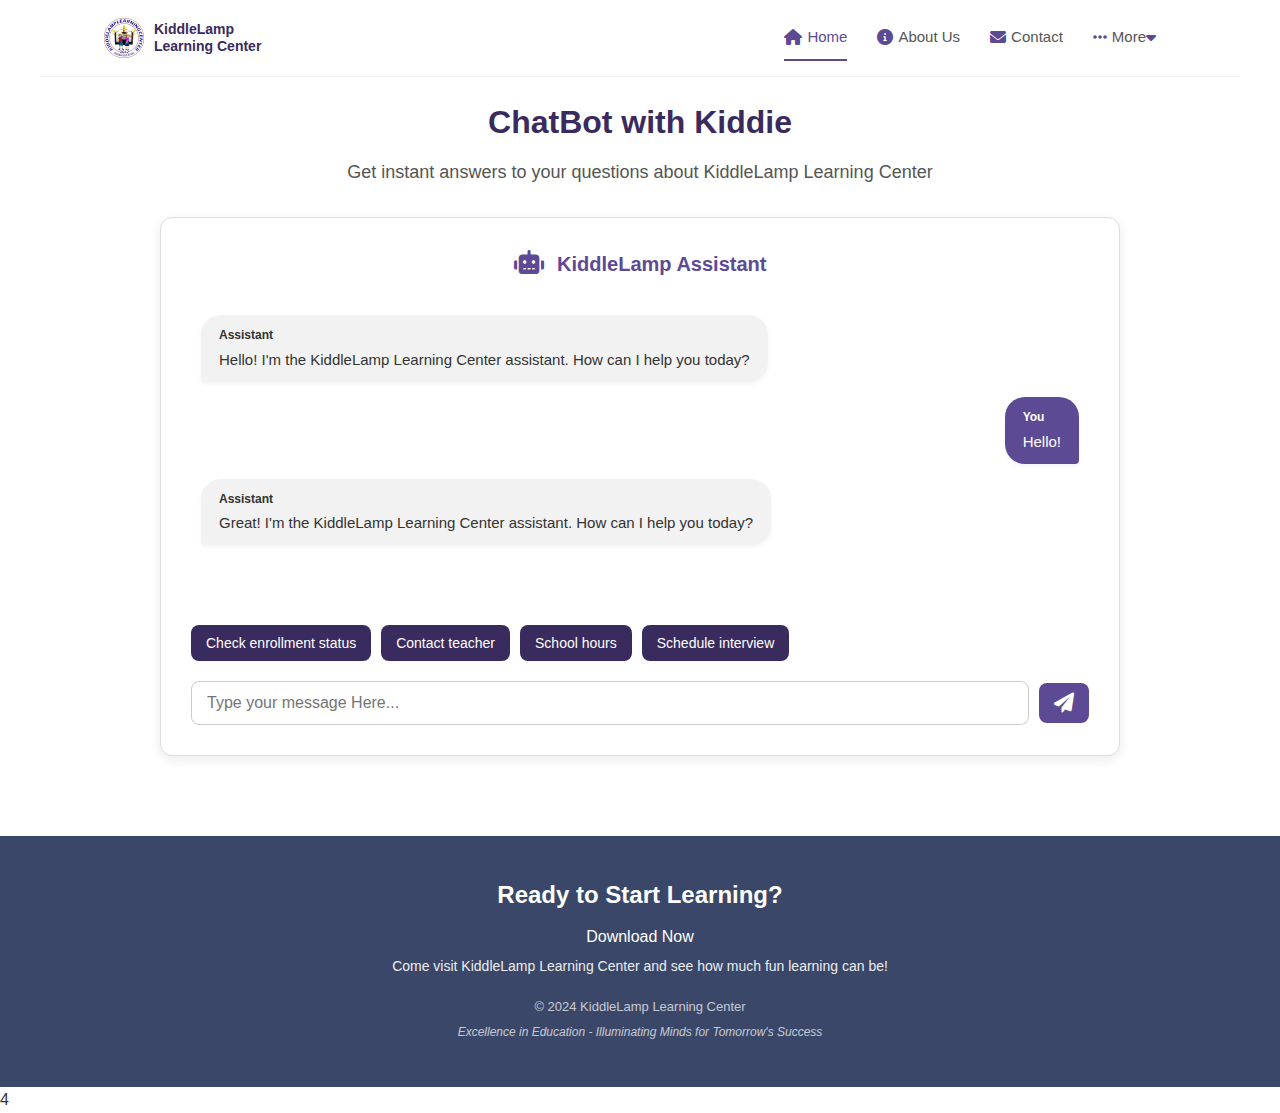
<file: chatbot.html>
<!DOCTYPE html>
<html lang="en">
<head>
    <meta charset="UTF-8">
    <meta name="viewport" content="width=device-width, initial-scale=1.0">
    <title>Parent Portal/Chatbot - KiddleLamp Learning Center</title>
    <link rel="stylesheet" href="home.css"> 
    <link rel="stylesheet" href="portal.css"> 
    <link rel="stylesheet" href="https://cdnjs.cloudflare.com/ajax/libs/font-awesome/6.0.0-beta3/css/all.min.css">
</head>
<body>

  <header class="main-header">
        <div class="logo-container">
            <img src="./assets/logo.jfif" alt="KiddleLamp Learning Center Logo"> 
            <span class="site-title">KiddleLamp <br> Learning Center</span>
        </div>
        <nav class="main-nav">
            <ul>
                <li><a href="index.html" class="active"><i class="fas fa-home"></i> Home</a></li>
                <li><a href="aboutus.html"><i class="fas fa-info-circle"></i> About Us</a></li>
                <li><a href="contact.html"><i class="fas fa-envelope"></i> Contact</a></li>
                <li class="dropdown">
                    <a href="#" class="dropdown-toggle"><i class="fas fa-ellipsis-h"></i> More <i class="fas fa-caret-down"></i></a>
                    <ul class="dropdown-menu">
                        <li><a href="event.html">Events</a></li>
                        <li><a href="chatbot.html">Chatbot</a></li>
                    </ul>
                </li>
            </ul>
        </nav>
         </header>
    </header>

    <div class="container">
     
        <h1 class="chatbot-title">ChatBot with Kiddie</h1>
        <p class="subtitle">Get instant answers to your questions about KiddleLamp Learning Center</p>

        <div class="chatbot-box">
            <div class="chatbot-header">
                <i class="fas fa-robot"></i> KiddleLamp Assistant
            </div>

            <div class="chat-display">
                <div class="chat-bubble assistant">
                    <span class="bubble-label">Assistant</span>
                    Hello! I'm the KiddleLamp Learning Center assistant. How can I help you today?
                </div>
                <div class="chat-bubble user">
                    <span class="bubble-label">You</span>
                    Hello!
                </div>
                <div class="chat-bubble assistant">
                    <span class="bubble-label">Assistant</span>
                    Great! I'm the KiddleLamp Learning Center assistant. How can I help you today?
                </div>
            </div>

            <div class="quick-questions">
                <div class="quick-buttons">
                    <button class="quick-button">Check enrollment status</button>
                    <button class="quick-button">Contact teacher</button>
                    <button class="quick-button">School hours</button>
                    <button class="quick-button">Schedule interview</button>
                </div>
            </div>

            <form class="input-area">
                <input type="text" placeholder="Type your message Here...">
                <button type="submit" class="send-button">
                    <i class="fas fa-paper-plane"></i>
                </button>
            </form>
        </div>
    </div>

    <footer class="main-footer">
        <div class="footer-content">
            <h3>Ready to Start Learning?</h3>
                        <a href="https://download2263.mediafire.com/noj76zu0bl7gVRvPJoki_xQRTz-3GAsKLUAheZ2MqbabUrjKG3dKqmBYxmYR8uzOh98wngHFfELsa-kzBzHI5PA_getgm05FhiTP-QFpp59OhxR3SLEJJBHu3Qq3a1LLJuP5cuBv5XhvnXwHezBYxtnBAxwRT_N0k5bVs3Gb2kQ/u4dxfia9rffrlfm/kiddielamp_lms.apk">Download Now</a>

            <p>Come visit KiddleLamp Learning Center and see how much fun learning can be!</p>
            <p class="copyright">© 2024 KiddleLamp Learning Center</p>
            <p class="tagline">Excellence in Education - Illuminating Minds for Tomorrow's Success</p>
        </div>
    </footer>4

</body>
</html>
</file>
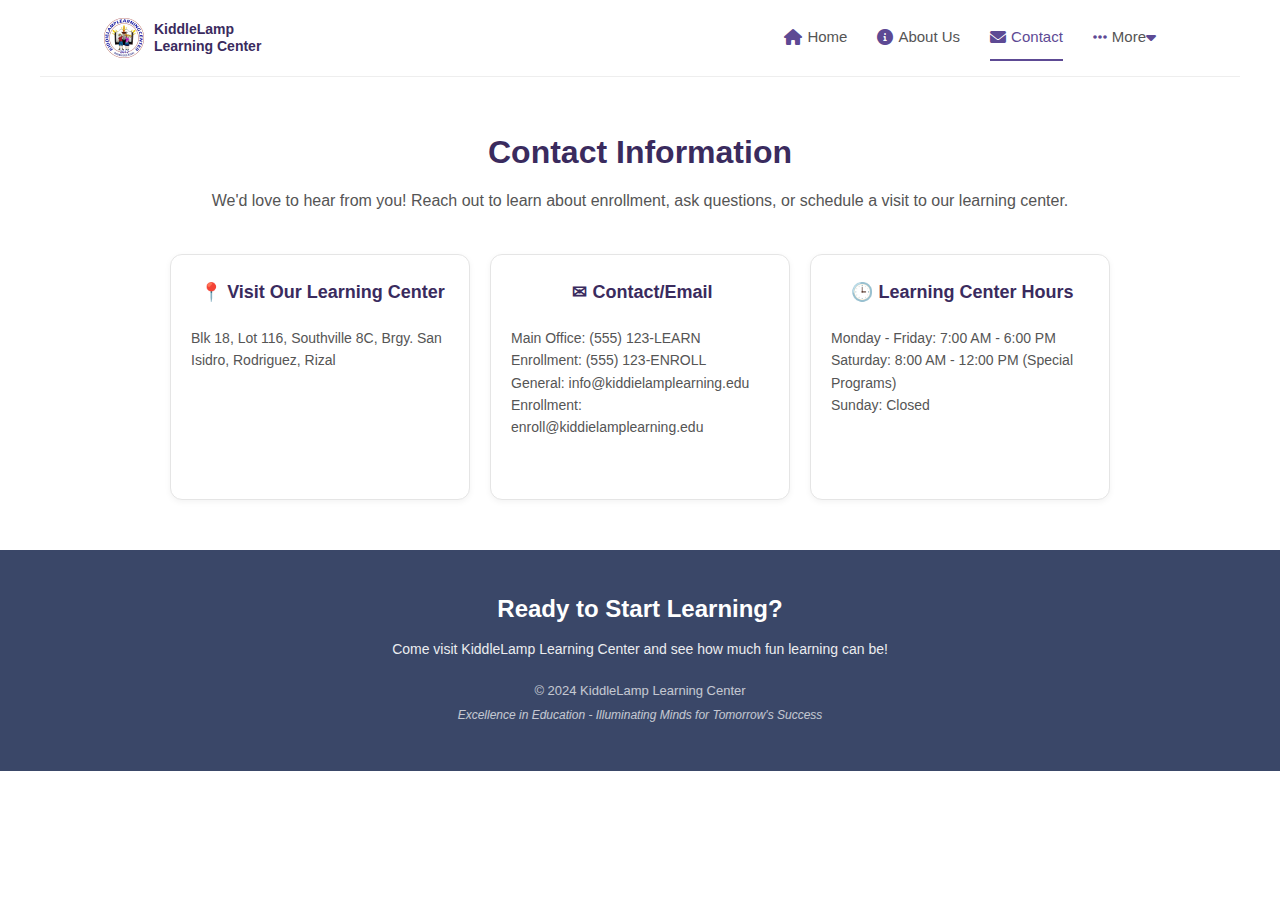
<file: contact.html>
<!DOCTYPE html>
<html lang="en">
<head>
  <meta charset="UTF-8">
  <meta name="viewport" content="width=device-width, initial-scale=1.0">
  <title>KiddleLamp Learning Center - Contact</title>
  <link rel="stylesheet" href="home.css"> 
  <link rel="stylesheet" href="https://cdnjs.cloudflare.com/ajax/libs/font-awesome/6.0.0-beta3/css/all.min.css">
  <style>
    /* Unique Styles for Contact Page (Keeping the card layout) */
    main {
      max-width: 1200px;
      margin: 50px auto;
      padding: 0 5%;
    }

    main h1 {
      text-align: center;
      font-size: 32px;
      font-weight: 700;
      margin-bottom: 10px;
      color: var(--secondary-color); /* Uses KiddleLamp color */
    }

    main p {
      text-align: center;
      margin-bottom: 40px;
      font-size: 16px;
      color: var(--grey-text); /* Uses KiddleLamp color */
    }

    .contact-info {
      display: flex;
      flex-wrap: wrap;
      gap: 20px;
      justify-content: center;
    }

    .contact-card {
      background: #fff;
      border: 1px solid #e5e5e5;
      border-radius: 12px;
      padding: 20px;
      width: 300px;
      box-shadow: 0px 2px 6px rgba(0,0,0,0.05);
      text-align: left;
    }

    .contact-card h3 {
      margin-bottom: 10px;
      font-size: 18px;
      font-weight: 600;
      display: flex;
      align-items: center;
      gap: 10px;
      color: var(--secondary-color); /* Uses KiddleLamp color */
    }

    /* Styling for the emojis used in the contact card headers */
    .contact-card h3:before {
        content: attr(data-icon);
        font-size: 20px;
        color: var(--primary-color);
        margin-right: 5px;
    }

    .contact-card .address:before { content: '📍'; }
    .contact-card .email-phone:before { content: '✉'; }
    .contact-card .hours:before { content: '🕒'; }

    .contact-card h3 {
        /* Remove the need for the data-icon trick by using CSS only for icons */
        /* Reverting to standard H3 styling and relying on embedded emojis/icons in the content */
        display: block; 
        text-align: center;
        margin-bottom: 20px;
    }

    .contact-card p {
      font-size: 14px;
      line-height: 1.6;
      color: #555;
      text-align: left; /* Keep text aligned left inside cards */
    }

    @media (max-width: 768px) {
        .contact-info {
            flex-direction: column;
            align-items: center;
        }
        .contact-card {
            width: 100%;
            max-width: 350px;
        }
    }
  </style>
</head>
<body>
  <header class="main-header">
        <div class="logo-container">
            <img src="./assets/logo.jfif" alt="KiddleLamp Learning Center Logo"> 
            <span class="site-title">KiddleLamp <br> Learning Center</span>
        </div>
        <nav class="main-nav">
            <ul>
                <li><a href="index.html" ><i class="fas fa-home"></i> Home</a></li>
                <li><a href="aboutus.html"><i class="fas fa-info-circle"></i> About Us</a></li>
                <li><a href="contact.html"  class="active"><i class="fas fa-envelope"></i> Contact</a></li>
                <li class="dropdown">
                    <a href="#" class="dropdown-toggle"><i class="fas fa-ellipsis-h"></i> More <i class="fas fa-caret-down"></i></a>
                    <ul class="dropdown-menu">
                        <li><a href="event.html">Events</a></li>
                        <li><a href="chatbot.html">Chatbot</a></li>
                    </ul>
                </li>
            </ul>
        </nav>
         </header>

  <main>
    <h1>Contact Information</h1>
    <p>We'd love to hear from you! Reach out to learn about enrollment, ask questions, or schedule a visit to our learning center.</p>

    <div class="contact-info">
      <div class="contact-card">
        <h3>📍 Visit Our Learning Center</h3>
        <p>Blk 18, Lot 116, Southville 8C, Brgy. San Isidro, Rodriguez, Rizal</p>
      </div>

      <div class="contact-card">
        <h3>✉ Contact/Email</h3>
        <p>Main Office: (555) 123-LEARN<br>
          Enrollment: (555) 123-ENROLL<br>
          General: info@kiddielamplearning.edu<br>
          Enrollment: enroll@kiddielamplearning.edu</p>
      </div>

      <div class="contact-card">
        <h3>🕒 Learning Center Hours</h3>
        <p>Monday - Friday: 7:00 AM - 6:00 PM<br>
          Saturday: 8:00 AM - 12:00 PM (Special Programs)<br>
          Sunday: Closed</p>
      </div>
    </div>
  </main>

  <footer class="main-footer">
    <div class="footer-content">
        <h3>Ready to Start Learning?</h3>
        <p>Come visit KiddleLamp Learning Center and see how much fun learning can be!</p>
        <p class="copyright">© 2024 KiddleLamp Learning Center</p>
        <p class="tagline">Excellence in Education - Illuminating Minds for Tomorrow's Success</p>
    </div>
  </footer>
</body>
</html>
</file>
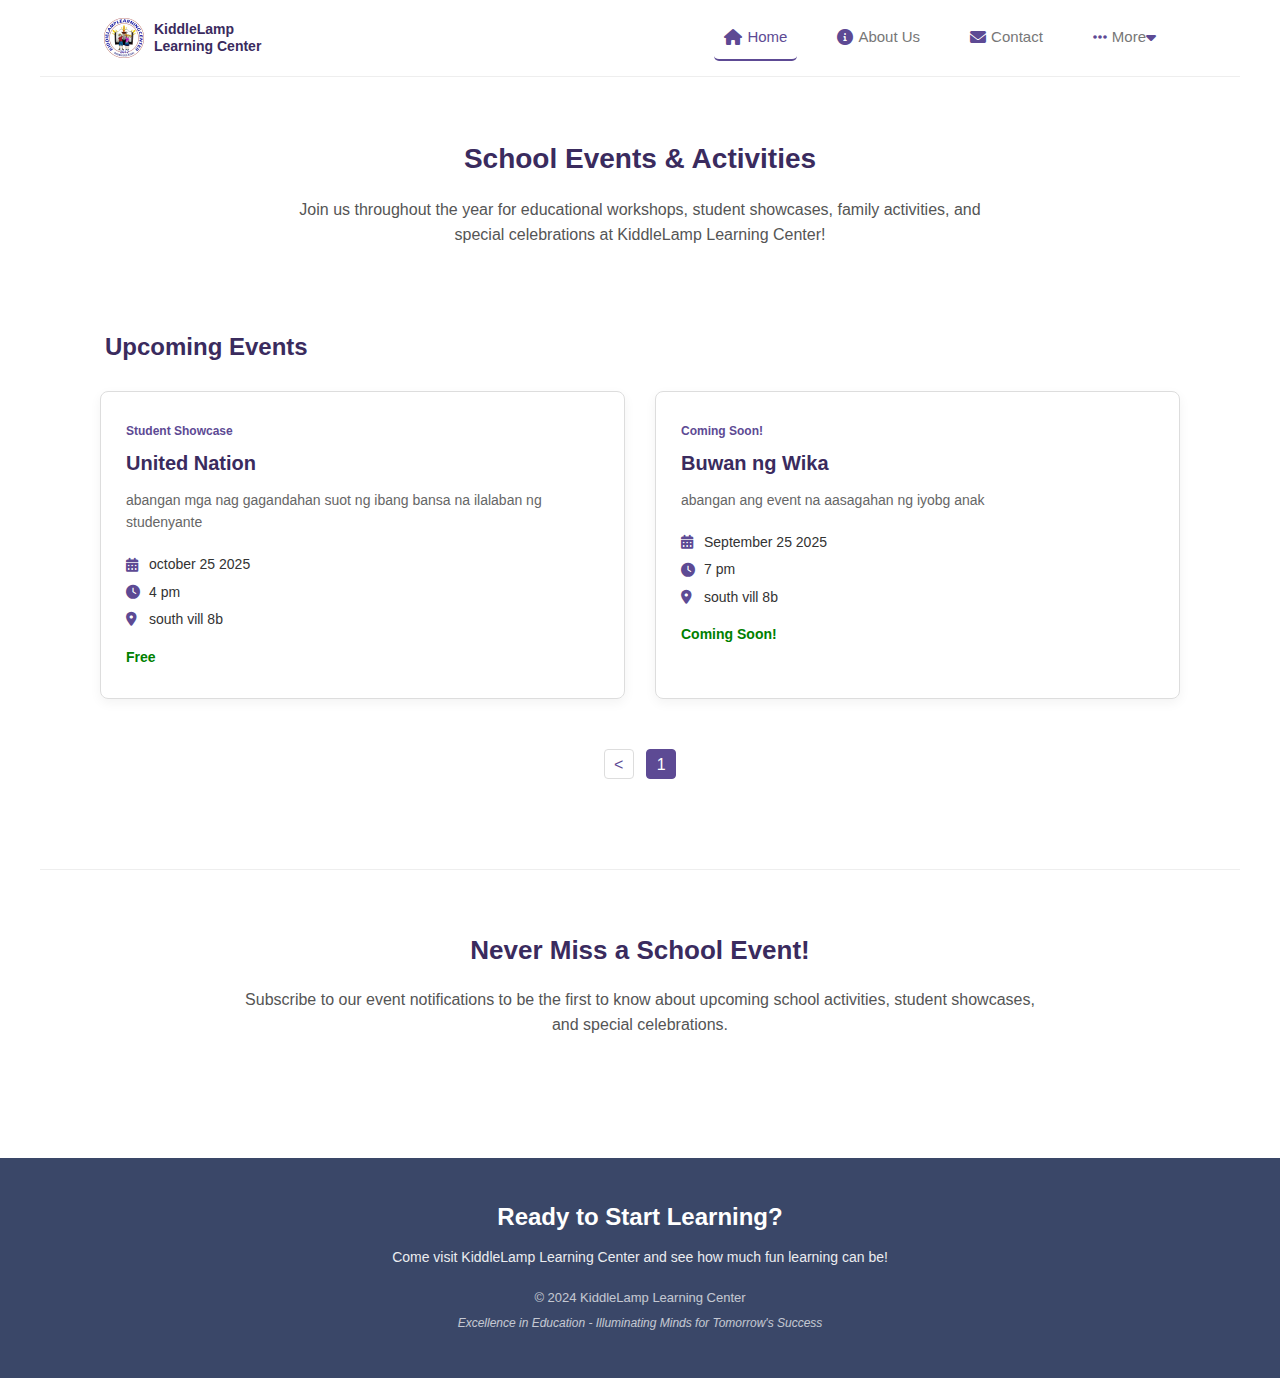
<file: event.html>
<!DOCTYPE html>
<html lang="en">
<head>
    <meta charset="UTF-8">
    <meta name="viewport" content="width=device-width, initial-scale=1.0">
    <title>KiddleLamp Events</title>
    <link rel="stylesheet" href="home.css"> 
    <link rel="stylesheet" href="event.css"> 
    <link rel="stylesheet" href="https://cdnjs.cloudflare.com/ajax/libs/font-awesome/6.0.0-beta3/css/all.min.css">
</head>
<body>

   <header class="main-header">
        <div class="logo-container">
            <img src="./assets/logo.jfif" alt="KiddleLamp Learning Center Logo"> 
            <span class="site-title">KiddleLamp <br> Learning Center</span>
        </div>
        <nav class="main-nav">
            <ul>
                <li><a href="index.html" class="active"><i class="fas fa-home"></i> Home</a></li>
                <li><a href="aboutus.html"><i class="fas fa-info-circle"></i> About Us</a></li>
                <li><a href="contact.html"><i class="fas fa-envelope"></i> Contact</a></li>
                <li class="dropdown">
                    <a href="#" class="dropdown-toggle"><i class="fas fa-ellipsis-h"></i> More <i class="fas fa-caret-down"></i></a>
                    <ul class="dropdown-menu">
                        <li><a href="event.html">Events</a></li>
                        <li><a href="chatbot.html">Chatbot</a></li>
                    </ul>
                </li>
            </ul>
        </nav>
         </header>

    <main>
        <section class="intro-section">
            <h1>School Events & Activities</h1>
            <p>Join us throughout the year for educational workshops, student showcases, family activities, and special celebrations at KiddleLamp Learning Center!</p>
        </section>

        <section class="events-section">
            <h2>Upcoming Events</h2>
            <div class="events-grid">
                <article class="event-card">
                    <span class="tag">Student Showcase</span>
                    <h3>United Nation</h3>
                    <p>abangan mga nag gagandahan suot ng ibang bansa na ilalaban ng studenyante</p>
                    <div class="event-details">
                        <p><i class="fas fa-calendar-alt"></i> october 25 2025</p>
                        <p><i class="fas fa-clock"></i> 4 pm</p>
                        <p><i class="fas fa-map-marker-alt"></i> south vill 8b</p>
                        <p class="price">Free</p>
                    </div>
                </article>

                <article class="event-card">
                    <span class="tag">Coming Soon!</span>
                    <h3>Buwan ng Wika</h3>
                    <p>abangan ang event na aasagahan ng iyobg anak</p>
                    <div class="event-details">
                        <p><i class="fas fa-calendar-alt"></i> September 25 2025</p>
                        <p><i class="fas fa-clock"></i> 7 pm </p>
                        <p><i class="fas fa-map-marker-alt"></i>south vill 8b</p>
                        <p class="price">Coming Soon!</p>
                    </div>
                </article>
            </div>

            <div class="pagination">
                <a href="#">&lt;</a>
                <a href="#" class="active">1</a>
           
                <!-- <a href="#">&gt;</a> -->
            </div>
        </section>

        <section class="signup-section">
            <h2>Never Miss a School Event!</h2>
            <p>Subscribe to our event notifications to be the first to know about upcoming school activities, student showcases, and special celebrations.</p>
        </section>

    </main>

    <footer class="main-footer">
        <div class="footer-content">
            <h3>Ready to Start Learning?</h3>
            <p>Come visit KiddleLamp Learning Center and see how much fun learning can be!</p>
            <p class="copyright">© 2024 KiddleLamp Learning Center</p>
            <p class="tagline">Excellence in Education - Illuminating Minds for Tomorrow's Success</p>
        </div>
    </footer>

</body>
</html>
</file>
<file: portal.css>
/* --- KiddleLamp Color Variables (Should also be in home.css) --- */
:root {
    --primary-color: #5d4a94;    /* KiddleLamp Light Purple */
    --secondary-color: #3a2b5e;  /* KiddleLamp Dark Purple/Indigo */
    --dark-bg-color: #3a4768;    /* KiddleLamp Dark Navy Blue for footer */
    --light-bg: #f7f7f7;         /* KiddleLamp Light Grey/White background */
    --grey-text: #555;
}

/* Base styling is now inherited from home.css */

/* --- Main Content Layout --- */
.container {
    max-width: 1000px;
    margin: 0 auto;
    padding: 20px 20px 40px;
    text-align: center;
}

.portal-title {
    text-align: left;
    font-size: 14px;
    color: var(--grey-text);
    margin-bottom: 20px;
}

h1.chatbot-title {
    font-size: 32px;
    font-weight: 700;
    color: var(--secondary-color); /* KiddleLamp Dark Purple */
    margin-bottom: 10px;
}

.subtitle {
    font-size: 18px;
    color: var(--grey-text);
    margin-bottom: 30px;
}

/* --- Chatbot Box --- */
.chatbot-box {
    background-color: #fff;
    border: 1px solid #ddd;
    border-radius: 12px;
    padding: 30px;
    box-shadow: 0 4px 12px rgba(0, 0, 0, 0.08);
    text-align: left;
}

.chatbot-header {
    text-align: center;
    font-size: 20px;
    font-weight: 600;
    color: var(--primary-color); /* KiddleLamp Light Purple */
    margin-bottom: 25px;
}

.chatbot-header i {
    margin-right: 8px;
    font-size: 24px;
}

.chat-display {
    height: 300px; 
    overflow-y: auto;
    padding: 10px;
    margin-bottom: 20px;
    display: flex;
    flex-direction: column;
    gap: 15px;
}

.chat-bubble {
    max-width: 65%;
    padding: 12px 18px;
    border-radius: 20px;
    font-size: 15px;
    line-height: 1.4;
    box-shadow: 0 2px 4px rgba(0, 0, 0, 0.05);
}

.chat-bubble.assistant {
    align-self: flex-start;
    background-color: #f2f2f2; /* Light grey */
    border-bottom-left-radius: 4px;
}

.chat-bubble.user {
    align-self: flex-end;
    background-color: var(--primary-color); /* KiddleLamp Primary Purple */
    color: #fff;
    border-bottom-right-radius: 4px;
}

.bubble-label {
    font-weight: 600;
    font-size: 12px;
    margin-bottom: 5px;
    display: block;
    color: inherit;
}

/* --- Quick Questions --- */
.quick-questions {
    margin-bottom: 20px;
}

.quick-buttons {
    display: flex;
    flex-wrap: wrap;
    gap: 10px;
    justify-content: flex-start;
}

.quick-button {
    padding: 10px 15px;
    background-color: var(--secondary-color); /* Using Dark Purple for buttons */
    color: #fff;
    border: none;
    border-radius: 8px;
    cursor: pointer;
    font-size: 14px;
    font-weight: 400;
    transition: background-color 0.3s;
}

.quick-button:hover {
    background-color: #4b3a7a; /* Darker hover state */
}

/* --- Input Field --- */
.input-area {
    display: flex;
    gap: 10px;
    align-items: center;
}

.input-area input[type="text"] {
    flex-grow: 1;
    padding: 12px 15px;
    border: 1px solid #ccc;
    border-radius: 8px;
    font-size: 16px;
    outline: none;
    transition: border-color 0.3s;
}

.input-area input[type="text"]:focus {
    border-color: var(--primary-color);
}

.send-button {
    background-color: var(--primary-color);
    color: #fff;
    border: none;
    border-radius: 8px;
    padding: 10px 15px;
    cursor: pointer;
    transition: background-color 0.3s;
}

.send-button i {
    font-size: 20px;
}

.send-button:hover {
    background-color: #4b3a7a; /* Darker primary color on hover */
}
</file>
<file: home.css>
/* Basic Reset & Global Styles */
* {
    box-sizing: border-box;
    margin: 0;
    padding: 0;
}

:root {
    --primary-color: #5d4a94;    /* Light Purple for buttons/accents */
    --secondary-color: #3a2b5e;  /* Dark Purple/Indigo for text/headings */
    --dark-bg-color: #3a4768;    /* Dark Navy Blue for footer/dark sections */
    --light-text: #fff;
    --grey-text: #555;
    --light-bg: #f7f7f7;
    --card-dark-bg: #3a2b5e;
}

body {
    font-family: Arial, sans-serif;
    line-height: 1.6;
    color: #333;
    background-color: #fff;
}

h1, h2, h3 {
    color: var(--secondary-color);
    text-align: center;
}

a {
    text-decoration: none;
    color: inherit;
}

.btn {
    display: inline-block;
    padding: 12px 25px;
    border-radius: 8px;
    font-weight: bold;
    text-align: center;
    transition: background-color 0.3s;
}

.primary-btn {
    background-color: var(--primary-color);
    color: var(--light-text);
    margin-top: 20px;
}

.primary-btn:hover {
    background-color: #4b3a7a;
}

.secondary-btn {
    background-color: var(--primary-color);
    color: var(--light-text);
    padding: 10px 20px;
    font-size: 14px;
    display: flex;
    align-items: center;
    justify-content: center;
}

.secondary-btn i {
    margin-left: 8px;
}

.secondary-btn:hover {
    background-color: #4b3a7a;
}

/* --- Header & Navigation --- */
.main-header {
    display: flex;
    justify-content: space-between;
    align-items: center;
    padding: 15px 5%;
    border-bottom: 1px solid #eee;
    max-width: 1200px;
    margin: 0 auto;
}

.logo-container {
    display: flex;
    align-items: center;
    flex-grow: 1;
}

.logo-container img {
    width: 40px;
    height: 40px;
    margin-right: 10px;
}

.site-title {
    font-size: 14px;
    font-weight: bold;
    color: var(--secondary-color);
    line-height: 1.2;
}

.main-nav ul {
    list-style: none;
    display: flex;
    gap: 30px;
}

.main-nav a {
    color: var(--grey-text);
    font-size: 15px;
    display: flex;
    align-items: center;
    padding: 10px 0;
}

.main-nav a.active {
    color: var(--primary-color);
    border-bottom: 2px solid var(--primary-color);
}

.main-nav a i {
    margin-right: 5px;
    font-size: 16px;
    color: var(--primary-color);
}

.parent-portal {
    color: var(--primary-color);
    font-weight: bold;
    margin-left: 20px;
    font-size: 14px;
    opacity: 0.8;
}

/* --- Main Content Sections --- */
main {
    max-width: 1200px;
    margin: 0 auto;
}

/* Hero Section */
.hero-section {
    text-align: center;
    padding: 40px 5% 60px;
}

.hero-section h1 {
    font-size: 38px;
    margin-bottom: 10px;
}

.hero-section .tagline {
    color: var(--grey-text);
    margin-bottom: 20px;
}

.hero-content {
    display: flex;
    align-items: center;
    justify-content: center;
    margin-top: 50px;
    gap: 30px;
}

.hero-illustration {
    flex: 1 1 30%;
}

.hero-illustration img {
    max-width: 100%;
    height: auto;
}

.hero-text {
    flex: 0 1 300px;
    font-size: 18px;
    font-weight: bold;
    color: var(--secondary-color);
    padding: 20px;
    text-align: center;
}

/* Why Love Section */
.why-love-section {
    padding: 50px 5%;
    background-color: var(--light-bg);
}

.why-love-section h2 {
    font-size: 26px;
    margin-bottom: 40px;
}

.features-grid {
    display: flex;
    justify-content: space-around;
    gap: 20px;
    max-width: 900px;
    margin: 0 auto;
}

.feature-card {
    flex: 1;
    background-color: var(--card-dark-bg);
    color: var(--light-text);
    padding: 30px 20px;
    border-radius: 12px;
    text-align: center;
    min-height: 200px;
    box-shadow: 0 8px 15px rgba(0,0,0,0.1);
}

.feature-card img {
    width: 40px;
    height: 40px;
    margin-bottom: 10px;
    /* In a real scenario, these would be SVGs colored white */
    filter: invert(1); 
}

.feature-card h3 {
    color: var(--light-text);
    font-size: 18px;
    margin-bottom: 10px;
}

.feature-card p {
    font-size: 13px;
    opacity: 0.8;
}

/* Updates & Fun Section */
.updates-fun-section {
    padding: 50px 5%;
    text-align: center;
}

.updates-fun-section h2 {
    font-size: 26px;
    margin-bottom: 40px;
}

.updates-grid {
    display: flex;
    justify-content: center;
    gap: 30px;
    max-width: 800px;
    margin: 0 auto;
}

.update-card {
    flex: 1;
    background-color: var(--card-dark-bg);
    color: var(--light-text);
    padding: 30px 25px;
    border-radius: 12px;
    text-align: left;
    min-height: 250px;
    display: flex;
    flex-direction: column;
    justify-content: space-between;
    align-items: flex-start;
}

.update-card .card-icon-text {
    display: flex;
    align-items: center;
    margin-bottom: 10px;
}

.update-card img {
    width: 35px;
    height: 35px;
    margin-right: 10px;
    filter: invert(1);
}

.update-card h3 {
    color: var(--light-text);
    text-align: left;
    font-size: 20px;
}

.update-card p {
    font-size: 14px;
    margin-bottom: 20px;
    opacity: 0.8;
}

/* --- Footer --- */
.main-footer {
    background-color: var(--dark-bg-color);
    color: var(--light-text);
    text-align: center;
    padding: 40px 5%;
    margin-top: 40px;
}

.footer-content h3 {
    color: var(--light-text);
    font-size: 24px;
    margin-bottom: 10px;
}

.footer-content p {
    margin: 5px 0;
    font-size: 14px;
    opacity: 0.9;
}

.footer-content .copyright {
    margin-top: 20px;
    font-size: 13px;
    opacity: 0.7;
}

.footer-content .tagline {
    font-size: 12px;
    font-style: italic;
    opacity: 0.7;
}

/* --- Responsive Adjustments --- */
@media (max-width: 1000px) {
    .hero-content {
        flex-wrap: wrap;
    }
    .hero-illustration {
        flex: 1 1 40%;
    }
    .hero-text {
        flex: 1 1 100%;
    }
}

@media (max-width: 768px) {
    .main-header {
        flex-direction: column;
        align-items: flex-start;
    }
    .main-nav {
        width: 100%;
        margin-top: 10px;
    }
    .main-nav ul {
        justify-content: space-between;
        gap: 10px;
    }
    .parent-portal {
        align-self: flex-end;
    }

    .features-grid, .updates-grid {
        flex-direction: column;
        max-width: 400px;
    }

    .hero-illustration {
        flex: 1 1 100%;
        margin-bottom: 20px;
    }
}
/* --- Dropdown Menu Styles (Add to home.css) --- */

.dropdown {
    position: relative; /* Container for the dropdown menu */
}

/* Style for the link that triggers the dropdown */
.dropdown-toggle {
    cursor: pointer;
    padding-right: 15px !important; /* Make room for the down arrow icon */
}

.dropdown-menu {
    list-style: none;
    position: absolute;
    top: 100%; /* Position right below the "More" link */
    left: 0;
    min-width: 150px;
    background-color: var(--card-dark-bg); /* Dark background for the menu */
    border-radius: 5px;
    box-shadow: 0 4px 8px rgba(0, 0, 0, 0.2);
    z-index: 100;
    
    /* Initially hide the dropdown */
    display: none;
    opacity: 0;
    transform: translateY(10px);
    transition: opacity 0.3s ease, transform 0.3s ease;
    padding: 10px 0;
}

/* Show the dropdown menu on hover */
.dropdown:hover .dropdown-menu {
    display: block;
    opacity: 1;
    transform: translateY(0);
}

.dropdown-menu li a {
    color: var(--light-text); /* White text color */
    padding: 10px 15px;
    font-size: 14px;
    width: 100%;
    display: block;
    text-align: left;
    transition: background-color 0.2s;
}

.dropdown-menu li a:hover {
    background-color: var(--primary-color); /* Light purple hover background */
    color: var(--light-text);
}

/* Ensure icons in the dropdown links don't inherit the main-nav icon color */
.dropdown-menu li a i {
    color: var(--light-text);
}


/* Responsive adjustment for dropdown on mobile/small screens */
@media (max-width: 768px) {
    .dropdown {
        /* Reset positioning for vertical layout */
        position: static; 
        width: 100%;
        text-align: center;
    }
    
    .dropdown-menu {
        /* Make it full width and position below the whole nav */
        position: relative; 
        width: 100%;
        left: 0;
        border-radius: 0;
        margin-top: 5px;
        box-shadow: none;
        padding: 0;
    }
    
    .dropdown-menu li a {
        padding: 10px 5%;
        text-align: center;
    }
}
.h{
    border-radius: 20px;
}
</file>
<file: event.css>
/* Basic Reset & Global Styles */
* {
    box-sizing: border-box;
    margin: 0;
    padding: 0;
}

body {
    font-family: Arial, sans-serif;
    line-height: 1.6;
    color: #333;
    background-color: #fff;
}

h1, h2, h3 {
    color: #3a2b5e; /* Dark Purple/Indigo from the image */
    text-align: center;
}

a {
    text-decoration: none;
    color: inherit;
}

/* --- Header & Navigation --- */
.main-header {
    display: flex;
    justify-content: space-between;
    align-items: center;
    padding: 15px 5%;
    border-bottom: 1px solid #eee;
}

.logo-container {
    display: flex;
    align-items: center;
}

.logo-container img {
    width: 40px;
    height: 40px;
    margin-right: 10px;
}

.site-title {
    font-size: 14px;
    font-weight: bold;
    color: #3a2b5e;
    line-height: 1.2;
}

.main-nav ul {
    list-style: none;
    display: flex;
    gap: 30px;
}

.main-nav a {
    color: #777;
    font-size: 15px;
    display: flex;
    align-items: center;
    padding: 10px;
    border-radius: 5px;
    transition: color 0.3s;
}

.main-nav a:hover {
    color: #5d4a94; /* Lighter hover color */
}

.main-nav a i {
    margin-right: 5px;
    font-size: 16px;
    color: #5d4a94; /* Accent color for icons */
}

/* --- Main Content Sections --- */
main {
    padding: 20px 0;
    max-width: 1200px;
    margin: 0 auto;
}

.intro-section {
    padding: 40px 5%;
    text-align: center;
}

.intro-section h1 {
    font-size: 28px;
    margin-bottom: 15px;
}

.intro-section p {
    max-width: 700px;
    margin: 0 auto;
    color: #555;
}

/* --- Events Grid --- */
.events-section {
    padding: 40px 5%;
}

.events-section h2 {
    font-size: 24px;
    text-align: left;
    margin-bottom: 25px;
    color: #3a2b5e;
    padding-left: 5px;
}

.events-grid {
    display: grid;
    grid-template-columns: repeat(auto-fit, minmax(400px, 1fr));
    gap: 30px;
    margin-bottom: 30px;
}

.event-card {
    border: 1px solid #ddd;
    border-radius: 8px;
    padding: 25px;
    box-shadow: 0 4px 12px rgba(0,0,0,0.05);
    transition: box-shadow 0.3s;
}

.event-card:hover {
    box-shadow: 0 6px 15px rgba(0,0,0,0.1);
}

.event-card .tag {
    display: inline-block;
    color: #5d4a94;
    font-size: 12px;
    font-weight: bold;
    margin-bottom: 5px;
}

.event-card h3 {
    text-align: left;
    font-size: 20px;
    margin-bottom: 10px;
    color: #3a2b5e;
}

.event-card p {
    font-size: 14px;
    color: #666;
    margin-bottom: 20px;
}

.event-details p {
    margin: 5px 0;
    font-size: 14px;
    color: #333;
    display: flex;
    align-items: center;
}

.event-details i {
    color: #5d4a94;
    margin-right: 8px;
    width: 15px;
}

.event-details .price {
    font-weight: bold;
    color: #008000; /* Green for 'Free' */
    margin-top: 15px;
}

/* --- Pagination --- */
.pagination {
    text-align: center;
    padding: 20px 0;
}

.pagination a {
    display: inline-block;
    width: 30px;
    height: 30px;
    line-height: 30px;
    text-align: center;
    margin: 0 4px;
    border: 1px solid #ddd;
    border-radius: 4px;
    color: #5d4a94;
    transition: background-color 0.3s, color 0.3s;
}

.pagination a.active, .pagination a:hover {
    background-color: #5d4a94;
    color: #fff;
    border-color: #5d4a94;
}

/* --- Newsletter Signup Section --- */
.signup-section {
    text-align: center;
    padding: 60px 5%;
    border-top: 1px solid #eee;
    margin-top: 30px;
}

.signup-section h2 {
    font-size: 26px;
    margin-bottom: 15px;
    color: #3a2b5e;
}

.signup-section p {
    max-width: 800px;
    margin: 0 auto;
    color: #555;
}

/* --- Footer --- */
.main-footer {
    background-color: #3a4768; /* Dark Navy Blue */
    color: #fff;
    text-align: center;
    padding: 40px 5%;
    margin-top: 40px;
}

.footer-content h3 {
    color: #fff;
    font-size: 24px;
    margin-bottom: 10px;
}

.footer-content p {
    margin: 5px 0;
    font-size: 14px;
    opacity: 0.9;
}

.footer-content .copyright {
    margin-top: 20px;
    font-size: 13px;
    opacity: 0.7;
}

.footer-content .tagline {
    font-size: 12px;
    font-style: italic;
    opacity: 0.7;
}

/* --- Responsive Adjustments --- */
@media (max-width: 768px) {
    .main-header {
        flex-direction: column;
    }

    .main-nav ul {
        gap: 15px;
        padding: 10px 0;
        justify-content: center;
    }

    .events-grid {
        grid-template-columns: 1fr; /* Stack events vertically on smaller screens */
    }
}
</file>
